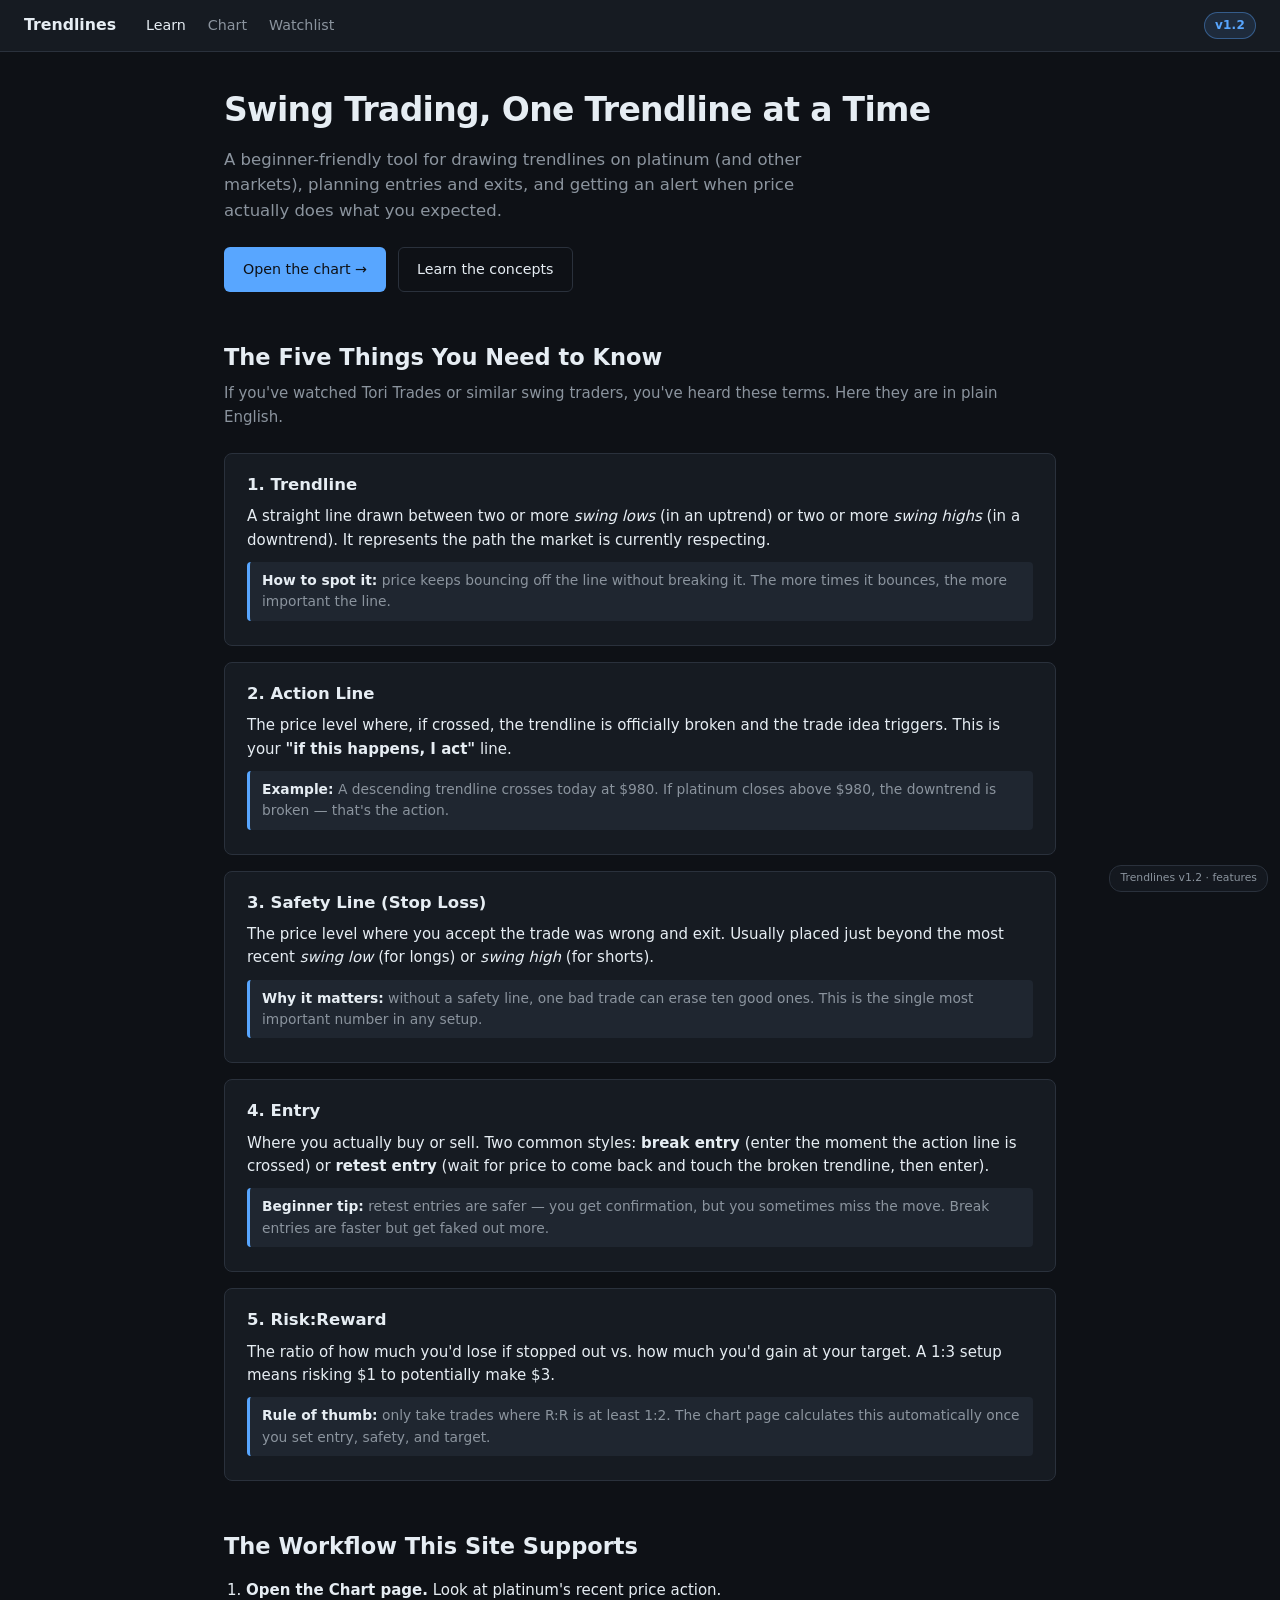
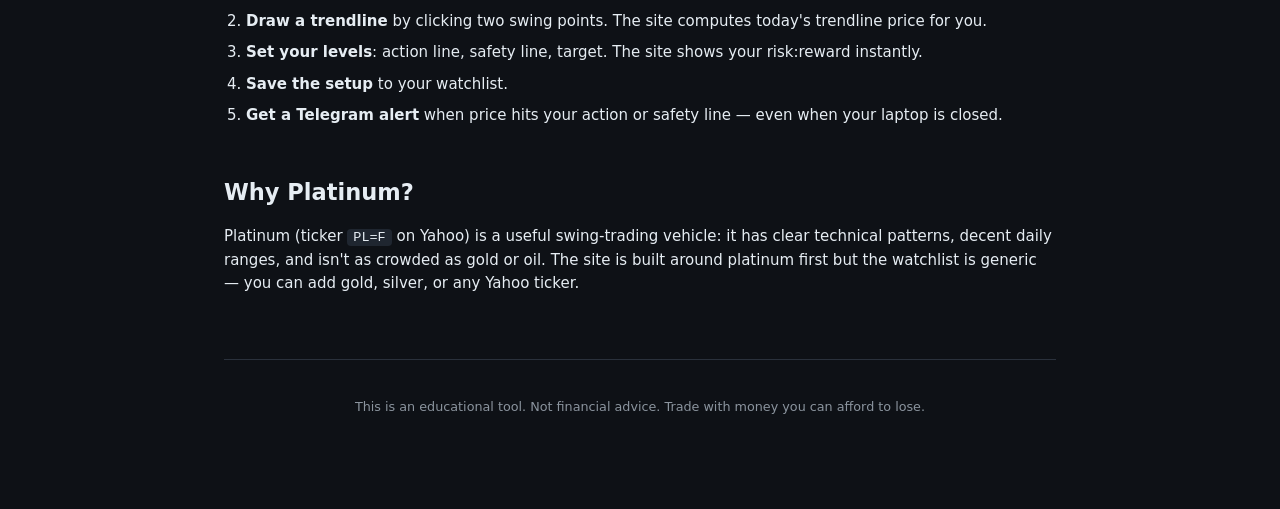
<file: index.html>
<!DOCTYPE html>
<html lang="en">
<head>
<meta charset="UTF-8">
<meta name="viewport" content="width=device-width, initial-scale=1.0">
<title>Trendlines — Swing Trading Helper</title>
<link rel="stylesheet" href="css/style.css">
</head>
<body>
<nav class="topnav">
  <a href="index.html" class="brand">Trendlines</a>
  <a href="index.html" class="active">Learn</a>
  <a href="chart.html">Chart</a>
  <a href="watchlist.html">Watchlist</a>
</nav>

<main class="container">
  <header class="hero">
    <h1>Swing Trading, One Trendline at a Time</h1>
    <p class="lede">A beginner-friendly tool for drawing trendlines on platinum (and other markets), planning entries and exits, and getting an alert when price actually does what you expected.</p>
    <div class="cta-row">
      <a class="btn primary" href="chart.html">Open the chart →</a>
      <a class="btn ghost" href="#concepts">Learn the concepts</a>
    </div>
  </header>

  <section id="concepts" class="concepts">
    <h2>The Five Things You Need to Know</h2>
    <p class="section-lede">If you've watched Tori Trades or similar swing traders, you've heard these terms. Here they are in plain English.</p>

    <article class="concept">
      <h3>1. Trendline</h3>
      <p>A straight line drawn between two or more <em>swing lows</em> (in an uptrend) or two or more <em>swing highs</em> (in a downtrend). It represents the path the market is currently respecting.</p>
      <p class="example"><strong>How to spot it:</strong> price keeps bouncing off the line without breaking it. The more times it bounces, the more important the line.</p>
    </article>

    <article class="concept">
      <h3>2. Action Line</h3>
      <p>The price level where, if crossed, the trendline is officially broken and the trade idea triggers. This is your <strong>"if this happens, I act"</strong> line.</p>
      <p class="example"><strong>Example:</strong> A descending trendline crosses today at $980. If platinum closes above $980, the downtrend is broken — that's the action.</p>
    </article>

    <article class="concept">
      <h3>3. Safety Line (Stop Loss)</h3>
      <p>The price level where you accept the trade was wrong and exit. Usually placed just beyond the most recent <em>swing low</em> (for longs) or <em>swing high</em> (for shorts).</p>
      <p class="example"><strong>Why it matters:</strong> without a safety line, one bad trade can erase ten good ones. This is the single most important number in any setup.</p>
    </article>

    <article class="concept">
      <h3>4. Entry</h3>
      <p>Where you actually buy or sell. Two common styles: <strong>break entry</strong> (enter the moment the action line is crossed) or <strong>retest entry</strong> (wait for price to come back and touch the broken trendline, then enter).</p>
      <p class="example"><strong>Beginner tip:</strong> retest entries are safer — you get confirmation, but you sometimes miss the move. Break entries are faster but get faked out more.</p>
    </article>

    <article class="concept">
      <h3>5. Risk:Reward</h3>
      <p>The ratio of how much you'd lose if stopped out vs. how much you'd gain at your target. A 1:3 setup means risking $1 to potentially make $3.</p>
      <p class="example"><strong>Rule of thumb:</strong> only take trades where R:R is at least 1:2. The chart page calculates this automatically once you set entry, safety, and target.</p>
    </article>
  </section>

  <section class="workflow">
    <h2>The Workflow This Site Supports</h2>
    <ol class="steps">
      <li><strong>Open the Chart page.</strong> Look at platinum's recent price action.</li>
      <li><strong>Draw a trendline</strong> by clicking two swing points. The site computes today's trendline price for you.</li>
      <li><strong>Set your levels</strong>: action line, safety line, target. The site shows your risk:reward instantly.</li>
      <li><strong>Save the setup</strong> to your watchlist.</li>
      <li><strong>Get a Telegram alert</strong> when price hits your action or safety line — even when your laptop is closed.</li>
    </ol>
  </section>

  <section class="why-platinum">
    <h2>Why Platinum?</h2>
    <p>Platinum (ticker <code>PL=F</code> on Yahoo) is a useful swing-trading vehicle: it has clear technical patterns, decent daily ranges, and isn't as crowded as gold or oil. The site is built around platinum first but the watchlist is generic — you can add gold, silver, or any Yahoo ticker.</p>
  </section>

  <footer class="foot">
    <p>This is an educational tool. Not financial advice. Trade with money you can afford to lose.</p>
  </footer>
</main>
<script type="module" src="js/version.js?v=1.2"></script>
</body>
</html>
</file>
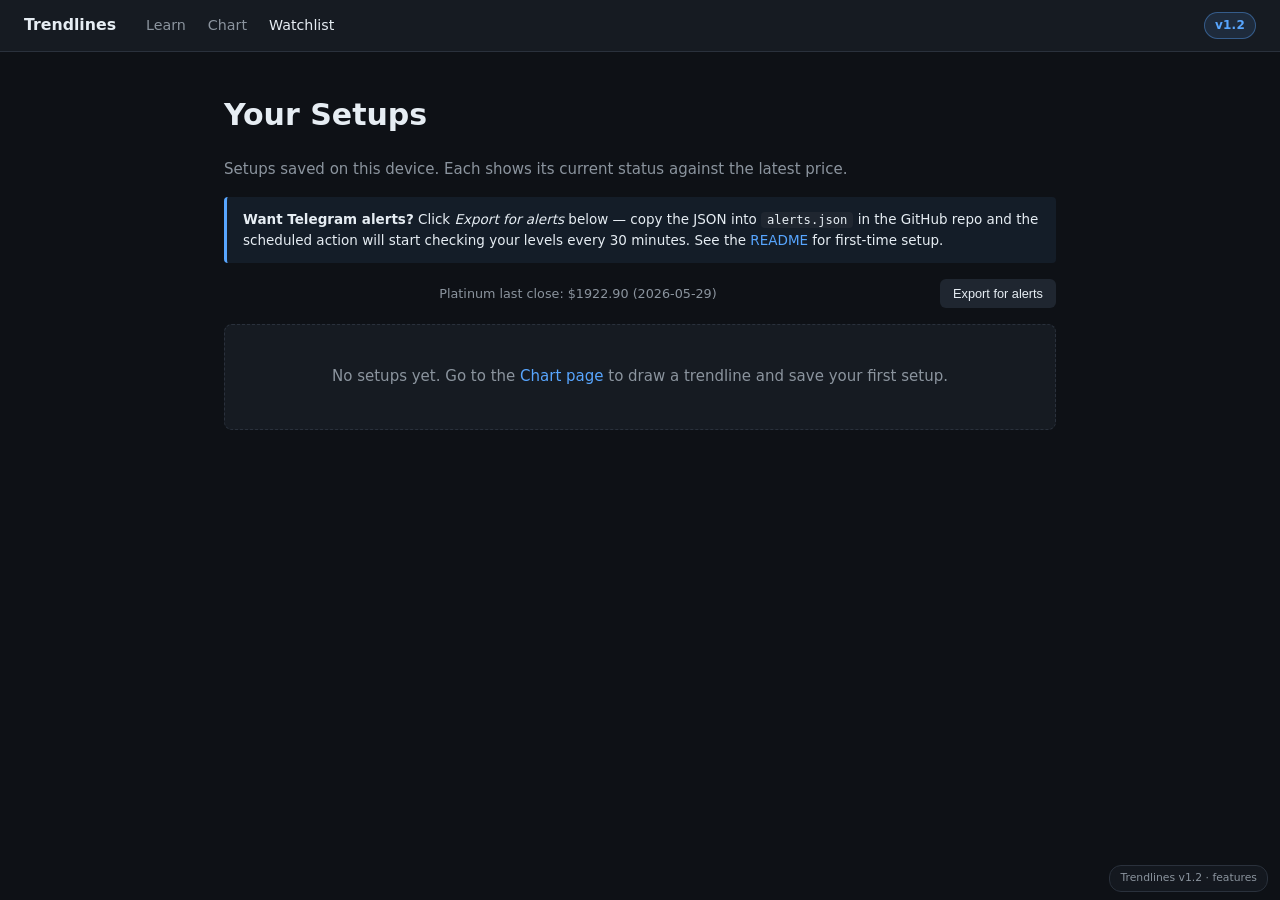
<file: watchlist.html>
<!DOCTYPE html>
<html lang="en">
<head>
<meta charset="UTF-8">
<meta name="viewport" content="width=device-width, initial-scale=1.0">
<title>Watchlist — Trendlines</title>
<link rel="stylesheet" href="css/style.css">
</head>
<body>
<nav class="topnav">
  <a href="index.html" class="brand">Trendlines</a>
  <a href="index.html">Learn</a>
  <a href="chart.html">Chart</a>
  <a href="watchlist.html" class="active">Watchlist</a>
</nav>

<main class="container">
  <h1 style="margin-top:8px">Your Setups</h1>
  <p style="color:var(--muted);margin-top:0">Setups saved on this device. Each shows its current status against the latest price.</p>

  <div class="callout">
    <strong>Want Telegram alerts?</strong> Click <em>Export for alerts</em> below — copy the JSON into <code>alerts.json</code> in the GitHub repo and the scheduled action will start checking your levels every 30 minutes. See the <a href="https://github.com/KobiLDN/Trendlines#alerts" target="_blank">README</a> for first-time setup.
  </div>

  <div class="toolbar">
    <span id="lastPrice" class="status">Loading latest price...</span>
    <button id="exportBtn" class="btn small" style="margin-left:auto">Export for alerts</button>
  </div>

  <div id="setupList" class="setup-list"></div>

  <dialog id="exportDialog" style="background:var(--panel);color:var(--text);border:1px solid var(--border);border-radius:8px;padding:20px;max-width:600px;width:90%">
    <h3 style="margin-top:0">Copy this into alerts.json</h3>
    <p style="color:var(--muted);font-size:0.9rem">Paste this content into the <code>alerts.json</code> file at the root of the repo, then commit. The GitHub Action will pick it up on its next run.</p>
    <textarea id="exportText" style="width:100%;height:280px;background:var(--panel-2);color:var(--text);border:1px solid var(--border);border-radius:4px;padding:10px;font-family:monospace;font-size:0.85rem" readonly></textarea>
    <div style="display:flex;gap:8px;justify-content:flex-end;margin-top:12px">
      <button id="copyBtn" class="btn small primary">Copy</button>
      <button id="closeDialog" class="btn small ghost">Close</button>
    </div>
  </dialog>
</main>

<script type="module" src="js/watchlist.js?v=1.2"></script>
<script type="module" src="js/version.js?v=1.2"></script>
</body>
</html>
</file>
<file: css/style.css>
:root {
  --bg: #0e1116;
  --panel: #161b22;
  --panel-2: #1f2630;
  --border: #2a313c;
  --text: #e6edf3;
  --muted: #8b949e;
  --accent: #58a6ff;
  --green: #3fb950;
  --red: #f85149;
  --amber: #d29922;
  --action: #58a6ff;
  --safety: #f85149;
  --target: #3fb950;
  --trend: #d29922;
}

* { box-sizing: border-box; }

html, body {
  margin: 0;
  padding: 0;
  background: var(--bg);
  color: var(--text);
  font-family: -apple-system, BlinkMacSystemFont, "Segoe UI", system-ui, sans-serif;
  font-size: 15px;
  line-height: 1.55;
}

a { color: var(--accent); text-decoration: none; }
a:hover { text-decoration: underline; }

code {
  background: var(--panel-2);
  padding: 1px 6px;
  border-radius: 4px;
  font-size: 0.9em;
}

.topnav {
  display: flex;
  align-items: center;
  gap: 22px;
  padding: 12px 24px;
  background: var(--panel);
  border-bottom: 1px solid var(--border);
  position: sticky;
  top: 0;
  z-index: 10;
}
.topnav .brand {
  font-weight: 700;
  font-size: 1.05rem;
  color: var(--text);
  margin-right: 8px;
}
.topnav a {
  color: var(--muted);
  font-size: 0.95rem;
}
.topnav a.active, .topnav a:hover { color: var(--text); text-decoration: none; }
.topnav .version-badge {
  margin-left: auto;
  padding: 3px 10px;
  font-size: 0.8rem;
  font-weight: 600;
  color: #58a6ff;
  background: rgba(88, 166, 255, 0.12);
  border: 1px solid rgba(88, 166, 255, 0.4);
  border-radius: 999px;
  letter-spacing: 0.02em;
}
.topnav .version-badge:hover { color: #79b8ff; background: rgba(88, 166, 255, 0.2); text-decoration: none; }

.container {
  max-width: 880px;
  margin: 0 auto;
  padding: 32px 24px 80px;
}
.container.wide { max-width: 1280px; }

.hero h1 {
  font-size: 2.2rem;
  margin: 0 0 12px;
  letter-spacing: -0.02em;
}
.hero .lede {
  color: var(--muted);
  font-size: 1.1rem;
  margin: 0 0 24px;
  max-width: 640px;
}
.cta-row { display: flex; gap: 12px; flex-wrap: wrap; }

.btn {
  display: inline-block;
  padding: 10px 18px;
  border-radius: 6px;
  font-weight: 500;
  font-size: 0.95rem;
  border: 1px solid transparent;
  cursor: pointer;
  background: var(--panel-2);
  color: var(--text);
}
.btn.primary { background: var(--accent); color: #0e1116; }
.btn.primary:hover { filter: brightness(1.1); text-decoration: none; }
.btn.ghost { background: transparent; border-color: var(--border); }
.btn.ghost:hover { background: var(--panel); text-decoration: none; }
.btn.danger { background: transparent; border-color: var(--red); color: var(--red); }
.btn.small { padding: 6px 12px; font-size: 0.85rem; }

section { margin-top: 48px; }
section h2 { margin: 0 0 8px; font-size: 1.5rem; }
.section-lede { color: var(--muted); margin: 0 0 24px; }

.concept {
  background: var(--panel);
  border: 1px solid var(--border);
  border-radius: 8px;
  padding: 18px 22px;
  margin: 16px 0;
}
.concept h3 { margin: 0 0 8px; font-size: 1.1rem; }
.concept p { margin: 6px 0; }
.concept .example {
  background: var(--panel-2);
  border-left: 3px solid var(--accent);
  padding: 8px 12px;
  border-radius: 4px;
  font-size: 0.92rem;
  color: var(--muted);
  margin-top: 10px;
}
.concept .example strong { color: var(--text); }

.steps { padding-left: 22px; }
.steps li { margin: 8px 0; }

.foot {
  margin-top: 64px;
  padding-top: 24px;
  border-top: 1px solid var(--border);
  color: var(--muted);
  font-size: 0.85rem;
  text-align: center;
}

/* Chart page */
.chart-layout {
  display: grid;
  grid-template-columns: 1fr 320px;
  gap: 16px;
  margin-top: 16px;
}
@media (max-width: 900px) {
  .chart-layout { grid-template-columns: 1fr; }
}

.chart-wrap {
  background: var(--panel);
  border: 1px solid var(--border);
  border-radius: 8px;
  padding: 12px;
}
#chart { width: 100%; height: 560px; cursor: crosshair; }

.sidebar {
  background: var(--panel);
  border: 1px solid var(--border);
  border-radius: 8px;
  padding: 16px;
  font-size: 0.9rem;
}
.sidebar h3 {
  margin: 0 0 8px;
  font-size: 0.95rem;
  text-transform: uppercase;
  letter-spacing: 0.05em;
  color: var(--muted);
}
.sidebar .field {
  display: flex;
  justify-content: space-between;
  padding: 6px 0;
  border-bottom: 1px dashed var(--border);
}
.sidebar .field:last-child { border-bottom: none; }
.sidebar .field label { color: var(--muted); }
.sidebar .field input {
  background: var(--panel-2);
  border: 1px solid var(--border);
  border-radius: 4px;
  color: var(--text);
  padding: 4px 8px;
  width: 100px;
  text-align: right;
  font-family: inherit;
  font-size: 0.9rem;
}
.sidebar .actions {
  display: flex;
  flex-direction: column;
  gap: 8px;
  margin-top: 12px;
}
.sidebar .help {
  color: var(--muted);
  font-size: 0.82rem;
  margin: 8px 0 0;
  line-height: 1.45;
}

.legend {
  display: flex;
  flex-wrap: wrap;
  gap: 12px;
  font-size: 0.82rem;
  color: var(--muted);
  margin-top: 8px;
}
.legend .dot {
  display: inline-block;
  width: 10px;
  height: 10px;
  border-radius: 50%;
  margin-right: 4px;
  vertical-align: middle;
}
.legend .action { background: var(--action); }
.legend .safety { background: var(--safety); }
.legend .target { background: var(--target); }
.legend .trend { background: var(--trend); }

.toolbar {
  display: flex;
  gap: 8px;
  flex-wrap: wrap;
  margin-bottom: 8px;
  align-items: center;
}
.toolbar .status {
  color: var(--muted);
  font-size: 0.85rem;
  margin-left: auto;
}

.rr-display {
  background: var(--panel-2);
  border-radius: 6px;
  padding: 10px;
  margin-top: 12px;
  text-align: center;
}
.rr-display .ratio {
  font-size: 1.4rem;
  font-weight: 700;
}
.rr-display .ratio.good { color: var(--green); }
.rr-display .ratio.bad { color: var(--red); }
.rr-display .ratio.neutral { color: var(--amber); }
.rr-display .label { color: var(--muted); font-size: 0.8rem; }

/* Watchlist */
.setup-list { display: flex; flex-direction: column; gap: 12px; margin-top: 16px; }
.setup-card {
  background: var(--panel);
  border: 1px solid var(--border);
  border-radius: 8px;
  padding: 16px;
}
.setup-card .head {
  display: flex;
  justify-content: space-between;
  align-items: center;
  margin-bottom: 10px;
}
.setup-card .head h3 { margin: 0; font-size: 1.05rem; }
.setup-card .levels {
  display: grid;
  grid-template-columns: repeat(auto-fit, minmax(100px, 1fr));
  gap: 8px;
  font-size: 0.88rem;
}
.setup-card .lvl { background: var(--panel-2); padding: 8px; border-radius: 4px; }
.setup-card .lvl .k { color: var(--muted); display: block; font-size: 0.75rem; }
.setup-card .lvl .v { font-weight: 600; }

.badge {
  display: inline-block;
  padding: 2px 8px;
  border-radius: 10px;
  font-size: 0.75rem;
  font-weight: 600;
}
.badge.armed { background: rgba(88,166,255,0.15); color: var(--accent); }
.badge.triggered { background: rgba(63,185,80,0.15); color: var(--green); }
.badge.stopped { background: rgba(248,81,73,0.15); color: var(--red); }

.empty {
  text-align: center;
  padding: 40px 20px;
  color: var(--muted);
  background: var(--panel);
  border: 1px dashed var(--border);
  border-radius: 8px;
}

.version-footer {
  position: fixed;
  bottom: 8px;
  right: 12px;
  font-size: 0.72rem;
  color: var(--muted);
  background: rgba(22, 27, 34, 0.85);
  padding: 4px 10px;
  border: 1px solid var(--border);
  border-radius: 12px;
  backdrop-filter: blur(4px);
  z-index: 5;
}
.version-footer a { color: var(--muted); }
.version-footer a:hover { color: var(--text); text-decoration: none; }

.callout {
  background: rgba(88,166,255,0.08);
  border-left: 3px solid var(--accent);
  padding: 12px 16px;
  border-radius: 4px;
  margin: 16px 0;
  font-size: 0.9rem;
}
.callout strong { color: var(--text); }
</file>
